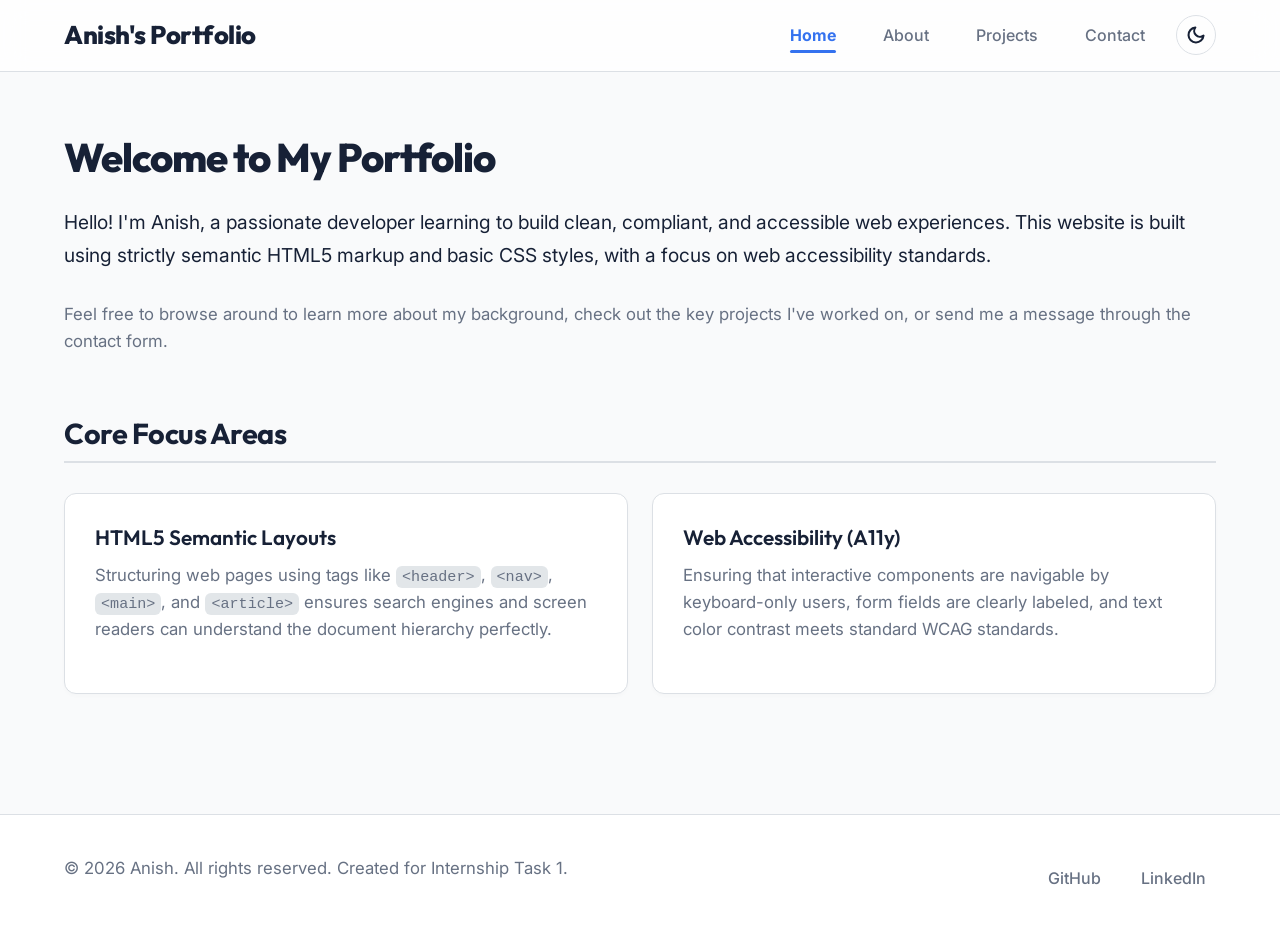
<file: index.html>
<!DOCTYPE html>
<html lang="en">
<head>
  <meta charset="UTF-8">
  <meta name="viewport" content="width=device-width, initial-scale=1.0">
  <!-- SEO-friendly Meta Tags -->
  <meta name="description" content="Welcome to Anish's personal portfolio website. Discover projects, skills, and contact information.">
  <meta name="keywords" content="Anish, portfolio, HTML5 semantic structure, web accessibility, personal website">
  <meta name="author" content="Anish">
  <title>Home | Anish's Personal Portfolio</title>
  <!-- Basic Stylesheet Link -->
  <link rel="stylesheet" href="styles.css">
  <!-- Theme Management Script -->
  <script>
    const savedTheme = localStorage.getItem('theme') || (window.matchMedia('(prefers-color-scheme: dark)').matches ? 'dark' : 'light');
    document.documentElement.setAttribute('data-theme', savedTheme);
  </script>
  <script src="theme.js" defer></script>
</head>
<body>

  <!-- Accessible Skip Link -->
  <a href="#main-content" class="skip-link">Skip to main content</a>

  <!-- Header with Global Navigation -->
  <header>
    <div class="header-container">
      <a href="index.html" class="logo" aria-label="Anish's Portfolio Home">Anish's Portfolio</a>
      <nav aria-label="Global Navigation">
        <ul class="nav-menu">
          <li class="nav-item"><a href="index.html" class="active" aria-current="page">Home</a></li>
          <li class="nav-item"><a href="about.html">About</a></li>
          <li class="nav-item"><a href="projects.html">Projects</a></li>
          <li class="nav-item"><a href="contact.html">Contact</a></li>
        </ul>
      </nav>
    </div>
  </header>

  <!-- Main Content Area -->
  <main id="main-content" tabindex="-1">
    
    <!-- Introduction Section -->
    <section aria-labelledby="welcome-heading">
      <h1 id="welcome-heading">Welcome to My Portfolio</h1>
      <p class="lead">
        Hello! I'm Anish, a passionate developer learning to build clean, compliant, and accessible web experiences. This website is built using strictly semantic HTML5 markup and basic CSS styles, with a focus on web accessibility standards.
      </p>
      <p>
        Feel free to browse around to learn more about my background, check out the key projects I've worked on, or send me a message through the contact form.
      </p>
    </section>

    <!-- Highlight Section -->
    <section aria-labelledby="focus-heading">
      <h2 id="focus-heading">Core Focus Areas</h2>
      <div class="focus-grid">
        <article class="focus-card">
          <h3>HTML5 Semantic Layouts</h3>
          <p>
            Structuring web pages using tags like <code>&lt;header&gt;</code>, <code>&lt;nav&gt;</code>, <code>&lt;main&gt;</code>, and <code>&lt;article&gt;</code> ensures search engines and screen readers can understand the document hierarchy perfectly.
          </p>
        </article>
        <article class="focus-card">
          <h3>Web Accessibility (A11y)</h3>
          <p>
            Ensuring that interactive components are navigable by keyboard-only users, form fields are clearly labeled, and text color contrast meets standard WCAG standards.
          </p>
        </article>
      </div>
    </section>

  </main>

  <!-- Global Footer -->
  <footer>
    <div class="footer-container">
      <p>&copy; 2026 Anish. All rights reserved. Created for Internship Task 1.</p>
      <div class="footer-socials" aria-label="Social Profiles">
        <a href="https://github.com/Anish9507" target="_blank" rel="noopener noreferrer">
          GitHub <span class="sr-only">(opens in a new tab)</span>
        </a>
        <a href="https://www.linkedin.com/in/anish-jadhav-118a7a367/" target="_blank" rel="noopener noreferrer">
          LinkedIn <span class="sr-only">(opens in a new tab)</span>
        </a>
      </div>
    </div>
  </footer>

</body>
</html>
</file>
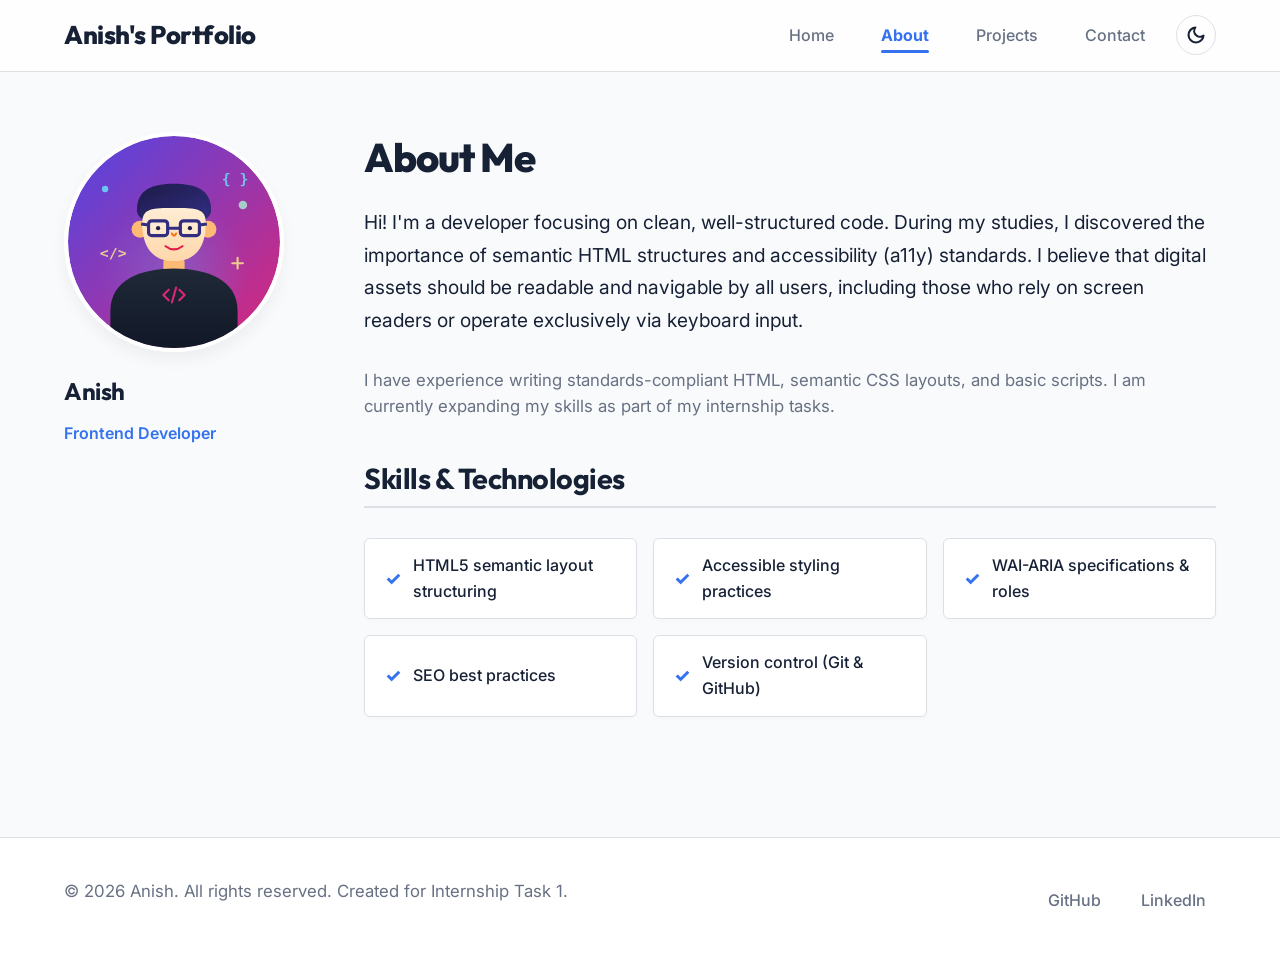
<file: about.html>
<!DOCTYPE html>
<html lang="en">
<head>
  <meta charset="UTF-8">
  <meta name="viewport" content="width=device-width, initial-scale=1.0">
  <!-- SEO-friendly Meta Tags -->
  <meta name="description" content="Learn more about Anish's background, education, software developer skills, and goals.">
  <meta name="keywords" content="Anish biography, frontend developer skills, web developer skills, software developer background">
  <meta name="author" content="Anish">
  <title>About | Anish's Personal Portfolio</title>
  <!-- Basic Stylesheet Link -->
  <link rel="stylesheet" href="styles.css">
  <!-- Theme Management Script -->
  <script>
    const savedTheme = localStorage.getItem('theme') || (window.matchMedia('(prefers-color-scheme: dark)').matches ? 'dark' : 'light');
    document.documentElement.setAttribute('data-theme', savedTheme);
  </script>
  <script src="theme.js" defer></script>
</head>
<body>

  <!-- Accessible Skip Link -->
  <a href="#main-content" class="skip-link">Skip to main content</a>

  <!-- Header with Global Navigation -->
  <header>
    <div class="header-container">
      <a href="index.html" class="logo" aria-label="Anish's Portfolio Home">Anish's Portfolio</a>
      <nav aria-label="Global Navigation">
        <ul class="nav-menu">
          <li class="nav-item"><a href="index.html">Home</a></li>
          <li class="nav-item"><a href="about.html" class="active" aria-current="page">About</a></li>
          <li class="nav-item"><a href="projects.html">Projects</a></li>
          <li class="nav-item"><a href="contact.html">Contact</a></li>
        </ul>
      </nav>
    </div>
  </header>

  <!-- Main Content Area -->
  <main id="main-content" tabindex="-1">
    
    <div class="about-grid">
      <!-- Left column: profile sidebar -->
      <aside class="about-sidebar">
        <!-- Profile Image with Descriptive Alt Text -->
        <img src="profile.svg" alt="Avatar illustration representing developer Anish" class="profile-img">
        <h2 style="border: none; margin-bottom: 5px; font-size: 1.5rem; text-align: inherit;">Anish</h2>
        <p style="font-size: 1rem; color: var(--primary); font-weight: 600; text-align: inherit; margin-bottom: 0;">Frontend Developer</p>
      </aside>

      <!-- Right column: biography and skills -->
      <div class="about-content">
        <!-- Biography Section -->
        <section aria-labelledby="bio-heading" style="margin-bottom: 40px;">
          <h1 id="bio-heading">About Me</h1>
          <p class="lead">
            Hi! I'm a developer focusing on clean, well-structured code. During my studies, I discovered the importance of semantic HTML structures and accessibility (a11y) standards. I believe that digital assets should be readable and navigable by all users, including those who rely on screen readers or operate exclusively via keyboard input.
          </p>
          <p>
            I have experience writing standards-compliant HTML, semantic CSS layouts, and basic scripts. I am currently expanding my skills as part of my internship tasks.
          </p>
        </section>

        <!-- Skills Section -->
        <section aria-labelledby="skills-heading">
          <h2 id="skills-heading">Skills & Technologies</h2>
          <ul class="skills-grid">
            <li class="skill-card">HTML5 semantic layout structuring</li>
            <li class="skill-card">Accessible styling practices</li>
            <li class="skill-card">WAI-ARIA specifications & roles</li>
            <li class="skill-card">SEO best practices</li>
            <li class="skill-card">Version control (Git &amp; GitHub)</li>
          </ul>
        </section>
      </div>
    </div>

  </main>

  <!-- Global Footer -->
  <footer>
    <div class="footer-container">
      <p>&copy; 2026 Anish. All rights reserved. Created for Internship Task 1.</p>
      <div class="footer-socials" aria-label="Social Profiles">
        <a href="https://github.com/Anish9507" target="_blank" rel="noopener noreferrer">
          GitHub <span class="sr-only">(opens in a new tab)</span>
        </a>
        <a href="https://linkedin.com/in/anish-jadhav" target="_blank" rel="noopener noreferrer">
          LinkedIn <span class="sr-only">(opens in a new tab)</span>
        </a>
      </div>
    </div>
  </footer>

</body>
</html>
</file>
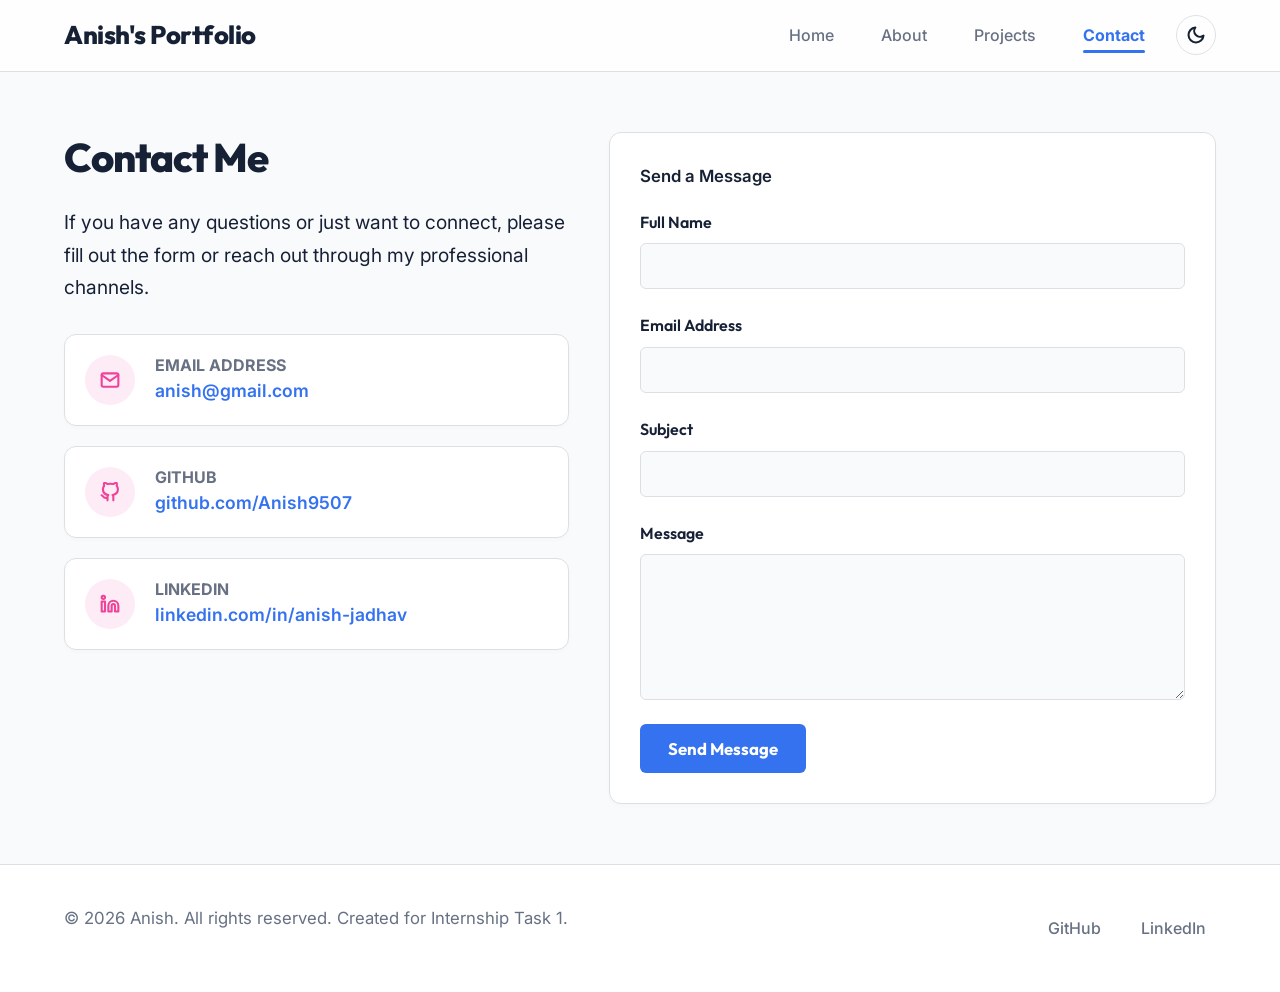
<file: contact.html>
<!DOCTYPE html>
<html lang="en">
<head>
  <meta charset="UTF-8">
  <meta name="viewport" content="width=device-width, initial-scale=1.0">
  <!-- SEO-friendly Meta Tags -->
  <meta name="description" content="Send a message to Anish. Get in touch for software projects, consulting, or general developer questions.">
  <meta name="keywords" content="contact Anish, email form, personal portfolio contact, web developer inquiries">
  <meta name="author" content="Anish">
  <title>Contact | Anish's Personal Portfolio</title>
  <!-- Basic Stylesheet Link -->
  <link rel="stylesheet" href="styles.css">
  <!-- Theme Management Script -->
  <script>
    const savedTheme = localStorage.getItem('theme') || (window.matchMedia('(prefers-color-scheme: dark)').matches ? 'dark' : 'light');
    document.documentElement.setAttribute('data-theme', savedTheme);
  </script>
  <script src="theme.js" defer></script>
</head>
<body>

  <!-- Accessible Skip Link -->
  <a href="#main-content" class="skip-link">Skip to main content</a>

  <!-- Header with Global Navigation -->
  <header>
    <div class="header-container">
      <a href="index.html" class="logo" aria-label="Anish's Portfolio Home">Anish's Portfolio</a>
      <nav aria-label="Global Navigation">
        <ul class="nav-menu">
          <li class="nav-item"><a href="index.html">Home</a></li>
          <li class="nav-item"><a href="about.html">About</a></li>
          <li class="nav-item"><a href="projects.html">Projects</a></li>
          <li class="nav-item"><a href="contact.html" class="active" aria-current="page">Contact</a></li>
        </ul>
      </nav>
    </div>
  </header>

  <!-- Main Content Area -->
  <main id="main-content" tabindex="-1">
    
    <section aria-labelledby="contact-heading" style="margin-bottom: 0;">
      <div class="contact-grid">
        <!-- Left Column: Contact info and details -->
        <div class="contact-info">
          <h1 id="contact-heading">Contact Me</h1>
          <p class="lead">
            If you have any questions or just want to connect, please fill out the form or reach out through my professional channels.
          </p>
          <ul class="contact-info-list">
            <li class="contact-info-card">
              <div class="contact-icon-wrapper">
                <svg xmlns="http://www.w3.org/2000/svg" width="20" height="20" viewBox="0 0 24 24" fill="none" stroke="currentColor" stroke-width="2.5" stroke-linecap="round" stroke-linejoin="round"><path d="M4 4h16c1.1 0 2 .9 2 2v12c0 1.1-.9 2-2 2H4c-1.1 0-2-.9-2-2V6c0-1.1.9-2 2-2z"></path><polyline points="22,6 12,13 2,6"></polyline></svg>
              </div>
              <div class="contact-detail-text">
                <h3>Email Address</h3>
                <p><a href="mailto:anish@gmail.com">anish@gmail.com</a></p>
              </div>
            </li>
            <li class="contact-info-card">
              <div class="contact-icon-wrapper">
                <svg xmlns="http://www.w3.org/2000/svg" width="20" height="20" viewBox="0 0 24 24" fill="none" stroke="currentColor" stroke-width="2.5" stroke-linecap="round" stroke-linejoin="round"><path d="M9 19c-5 1.5-5-2.5-7-3m14 6v-3.87a3.37 3.37 0 0 0-.94-2.61c3.14-.35 6.44-1.54 6.44-7A5.44 5.44 0 0 0 20 4.77 5.07 5.07 0 0 0 19.91 1S18.73.65 16 2.48a13.38 13.38 0 0 0-7 0C6.27.65 5.09 1 5.09 1A5.07 5.07 0 0 0 5 4.77a5.44 5.44 0 0 0-1.5 3.78c0 5.42 3.3 6.61 6.44 7A3.37 3.37 0 0 0 9 18.13V22"></path></svg>
              </div>
              <div class="contact-detail-text">
                <h3>GitHub</h3>
                <p><a href="https://github.com/Anish9507" target="_blank" rel="noopener noreferrer">github.com/Anish9507</a></p>
              </div>
            </li>
            <li class="contact-info-card">
              <div class="contact-icon-wrapper">
                <svg xmlns="http://www.w3.org/2000/svg" width="20" height="20" viewBox="0 0 24 24" fill="none" stroke="currentColor" stroke-width="2.5" stroke-linecap="round" stroke-linejoin="round"><path d="M16 8a6 6 0 0 1 6 6v7h-4v-7a2 2 0 0 0-2-2 2 2 0 0 0-2 2v7h-4v-7a6 6 0 0 1 6-6z"></path><rect x="2" y="9" width="4" height="12"></rect><circle cx="4" cy="4" r="2"></circle></svg>
              </div>
              <div class="contact-detail-text">
                <h3>LinkedIn</h3>
                <p><a href="https://www.linkedin.com/in/anish-jadhav-118a7a367/" target="_blank" rel="noopener noreferrer">linkedin.com/in/anish-jadhav</a></p>
              </div>
            </li>
          </ul>
        </div>

        <!-- Right Column: Interactive form container -->
        <div class="form-container">
          <form action="#" method="POST" aria-label="Contact Form">
            
            <p style="font-weight: 600; margin-bottom: 20px; color: var(--text-main);">Send a Message</p>

            <!-- Full Name Group -->
            <div class="form-group">
              <label for="full-name">Full Name</label>
              <input 
                type="text" 
                id="full-name" 
                name="name" 
                required 
                aria-required="true"
                autocomplete="name"
              >
            </div>

            <!-- Email Group -->
            <div class="form-group">
              <label for="email">Email Address</label>
              <input 
                type="email" 
                id="email" 
                name="email" 
                required 
                aria-required="true"
                autocomplete="email"
              >
            </div>

            <!-- Subject Group -->
            <div class="form-group">
              <label for="subject">Subject</label>
              <input 
                type="text" 
                id="subject" 
                name="subject" 
                required 
                aria-required="true"
              >
            </div>

            <!-- Message Group -->
            <div class="form-group">
              <label for="message">Message</label>
              <textarea 
                id="message" 
                name="message" 
                rows="6" 
                required 
                aria-required="true"
              ></textarea>
            </div>

            <!-- Submit Button -->
            <button type="submit" class="submit-btn">Send Message</button>

          </form>
        </div>
      </div>
    </section>

  </main>

  <!-- Global Footer -->
  <footer>
    <div class="footer-container">
      <p>&copy; 2026 Anish. All rights reserved. Created for Internship Task 1.</p>
      <div class="footer-socials" aria-label="Social Profiles">
        <a href="https://github.com/Anish9507" target="_blank" rel="noopener noreferrer">
          GitHub <span class="sr-only">(opens in a new tab)</span>
        </a>
        <a href="https://linkedin.com/in/anish-jadhav" target="_blank" rel="noopener noreferrer">
          LinkedIn <span class="sr-only">(opens in a new tab)</span>
        </a>
      </div>
    </div>
  </footer>

</body>
</html>
</file>
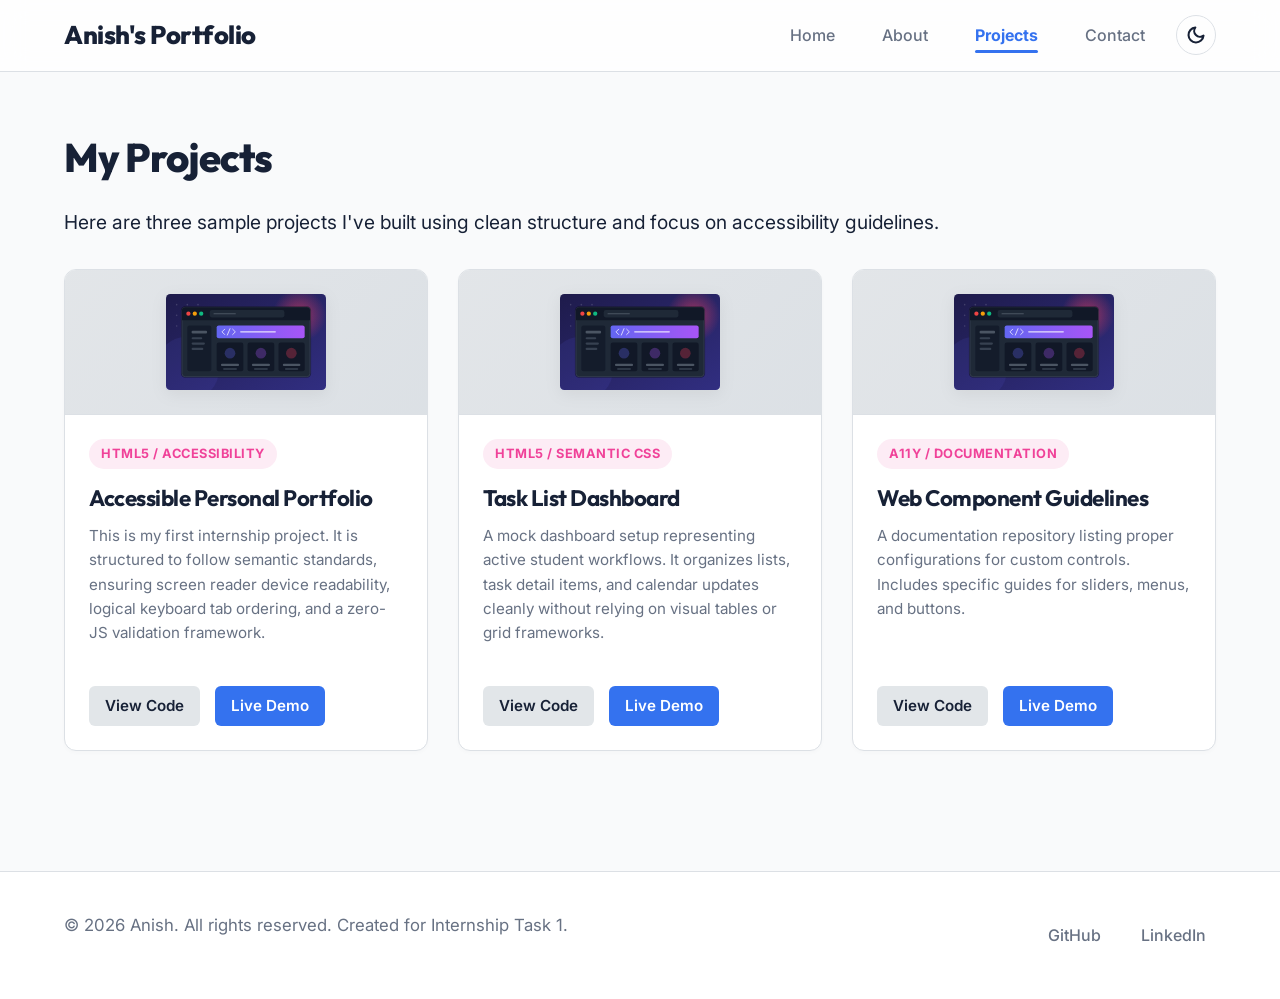
<file: projects.html>
<!DOCTYPE html>
<html lang="en">
<head>
  <meta charset="UTF-8">
  <meta name="viewport" content="width=device-width, initial-scale=1.0">
  <!-- SEO-friendly Meta Tags -->
  <meta name="description" content="Browse through Anish's frontend development portfolio. View projects, source code, and live demonstrations.">
  <meta name="keywords" content="frontend projects, HTML portfolio, developer showcase, web design examples">
  <meta name="author" content="Anish">
  <title>Projects | Anish's Personal Portfolio</title>
  <!-- Basic Stylesheet Link -->
  <link rel="stylesheet" href="styles.css">
  <!-- Theme Management Script -->
  <script>
    const savedTheme = localStorage.getItem('theme') || (window.matchMedia('(prefers-color-scheme: dark)').matches ? 'dark' : 'light');
    document.documentElement.setAttribute('data-theme', savedTheme);
  </script>
  <script src="theme.js" defer></script>
</head>
<body>

  <!-- Accessible Skip Link -->
  <a href="#main-content" class="skip-link">Skip to main content</a>

  <!-- Header with Global Navigation -->
  <header>
    <div class="header-container">
      <a href="index.html" class="logo" aria-label="Anish's Portfolio Home">Anish's Portfolio</a>
      <nav aria-label="Global Navigation">
        <ul class="nav-menu">
          <li class="nav-item"><a href="index.html">Home</a></li>
          <li class="nav-item"><a href="about.html">About</a></li>
          <li class="nav-item"><a href="projects.html" class="active" aria-current="page">Projects</a></li>
          <li class="nav-item"><a href="contact.html">Contact</a></li>
        </ul>
      </nav>
    </div>
  </header>

  <!-- Main Content Area -->
  <main id="main-content" tabindex="-1">
    
    <section aria-labelledby="projects-heading">
      <h1 id="projects-heading">My Projects</h1>
      <p class="lead">
        Here are three sample projects I've built using clean structure and focus on accessibility guidelines.
      </p>

      <!-- Projects responsive 3-column grid -->
      <div class="projects-grid">
        <!-- Project 1 -->
        <article class="project-card" aria-labelledby="proj1-title">
          <div class="project-img-wrapper">
            <img src="project-thumbnail.svg" alt="Wireframe chart representing the layout of the Accessible Portfolio site" class="project-img">
          </div>
          <div class="project-card-body">
            <span class="project-tag">HTML5 / Accessibility</span>
            <h2 id="proj1-title">Accessible Personal Portfolio</h2>
            <p>
              This is my first internship project. It is structured to follow semantic standards, ensuring screen reader device readability, logical keyboard tab ordering, and a zero-JS validation framework.
            </p>
            <div class="project-links">
              <a href="https://github.com/Anish9507" target="_blank" rel="noopener noreferrer" aria-label="View source code for Accessible Personal Portfolio on GitHub">
                View Code <span class="sr-only">(opens in a new tab)</span>
              </a>
              <a href="#" aria-label="Launch live site demonstration for Accessible Personal Portfolio">
                Live Demo
              </a>
            </div>
          </div>
        </article>

        <!-- Project 2 -->
        <article class="project-card" aria-labelledby="proj2-title">
          <div class="project-img-wrapper">
            <img src="project-thumbnail.svg" alt="Illustration representing user-profile dashboard pages" class="project-img">
          </div>
          <div class="project-card-body">
            <span class="project-tag">HTML5 / Semantic CSS</span>
            <h2 id="proj2-title">Task List Dashboard</h2>
            <p>
              A mock dashboard setup representing active student workflows. It organizes lists, task detail items, and calendar updates cleanly without relying on visual tables or grid frameworks.
            </p>
            <div class="project-links">
              <a href="https://github.com/Anish9507" target="_blank" rel="noopener noreferrer" aria-label="View source code for Task List Dashboard on GitHub">
                View Code <span class="sr-only">(opens in a new tab)</span>
              </a>
              <a href="#" aria-label="Launch live site demonstration for Task List Dashboard">
                Live Demo
              </a>
            </div>
          </div>
        </article>

        <!-- Project 3 -->
        <article class="project-card" aria-labelledby="proj3-title">
          <div class="project-img-wrapper">
            <img src="project-thumbnail.svg" alt="Drawing depicting a browser page layout containing structured tables and header tags" class="project-img">
          </div>
          <div class="project-card-body">
            <span class="project-tag">A11y / Documentation</span>
            <h2 id="proj3-title">Web Component Guidelines</h2>
            <p>
              A documentation repository listing proper configurations for custom controls. Includes specific guides for sliders, menus, and buttons.
            </p>
            <div class="project-links">
              <a href="https://github.com/Anish9507" target="_blank" rel="noopener noreferrer" aria-label="View source code for Web Component Guidelines on GitHub">
                View Code <span class="sr-only">(opens in a new tab)</span>
              </a>
              <a href="#" aria-label="Launch live site demonstration for Web Component Guidelines">
                Live Demo
              </a>
            </div>
          </div>
        </article>
      </div>

    </section>

  </main>

  <!-- Global Footer -->
  <footer>
    <div class="footer-container">
      <p>&copy; 2026 Anish. All rights reserved. Created for Internship Task 1.</p>
      <div class="footer-socials" aria-label="Social Profiles">
        <a href="https://github.com/Anish9507" target="_blank" rel="noopener noreferrer">
          GitHub <span class="sr-only">(opens in a new tab)</span>
        </a>
        <a href="https://linkedin.com/in/anish-jadhav" target="_blank" rel="noopener noreferrer">
          LinkedIn <span class="sr-only">(opens in a new tab)</span>
        </a>
      </div>
    </div>
  </footer>

</body>
</html>
</file>
<file: styles.css>
/* ==========================================================================
   Advanced CSS3 & Responsive Architecture
   ========================================================================== */

/* Import Google Fonts for modern styling */
@import url('https://fonts.googleapis.com/css2?family=Inter:wght@300;400;500;600;700&family=Outfit:wght@400;500;600;700;800&display=swap');

/* CSS Variables for Dynamic Light/Dark Mode Theme */
:root {
  /* Font Family definitions */
  --font-main: 'Inter', -apple-system, BlinkMacSystemFont, "Segoe UI", Roboto, Helvetica, Arial, sans-serif;
  --font-heading: 'Outfit', -apple-system, BlinkMacSystemFont, "Segoe UI", Roboto, Helvetica, Arial, sans-serif;

  /* Theme Transitions */
  --transition-fast: 0.2s ease;
  --transition-normal: 0.3s cubic-bezier(0.4, 0, 0.2, 1);

  /* Light Theme Colors (Default) */
  --primary: hsl(220, 85%, 57%);
  --primary-hover: hsl(220, 85%, 48%);
  --accent: hsl(330, 85%, 60%);
  --accent-muted: hsl(330, 85%, 96%);
  
  --bg-app: hsl(210, 20%, 98%);
  --bg-surface: hsl(0, 0%, 100%);
  --bg-card-hover: hsl(210, 16%, 96%);
  --bg-tag: hsl(210, 12%, 90%);
  --bg-header: rgba(255, 255, 255, 0.8);
  
  --text-main: hsl(220, 40%, 15%);
  --text-muted: hsl(220, 12%, 46%);
  --text-inverse: hsl(0, 0%, 100%);
  
  --border: hsl(210, 15%, 88%);
  --border-focus: var(--primary);
  
  /* Modern Shadow Effects */
  --shadow-sm: 0 2px 4px rgba(0, 0, 0, 0.02);
  --shadow-md: 0 8px 16px rgba(10, 22, 50, 0.05);
  --shadow-lg: 0 16px 36px rgba(10, 22, 50, 0.08);
  
  --glass-blur: blur(12px);
  --glass-border: rgba(255, 255, 255, 0.5);
  
  /* Border Radius */
  --radius-sm: 6px;
  --radius-md: 12px;
  --radius-lg: 20px;
}

:root[data-theme="dark"] {
  /* Dark Theme Colors */
  --primary: hsl(220, 95%, 66%);
  --primary-hover: hsl(220, 95%, 75%);
  --accent: hsl(330, 95%, 65%);
  --accent-muted: hsl(330, 30%, 15%);
  
  --bg-app: hsl(222, 47%, 9%);
  --bg-surface: hsl(223, 47%, 14%);
  --bg-card-hover: hsl(223, 30%, 18%);
  --bg-tag: hsl(223, 25%, 22%);
  --bg-header: rgba(15, 22, 36, 0.8);
  
  --text-main: hsl(210, 40%, 98%);
  --text-muted: hsl(217, 10%, 75%);
  --text-inverse: hsl(222, 47%, 9%);
  
  --border: hsl(223, 25%, 20%);
  --border-focus: var(--primary);
  
  --shadow-sm: 0 2px 4px rgba(0, 0, 0, 0.2);
  --shadow-md: 0 8px 24px rgba(0, 0, 0, 0.3);
  --shadow-lg: 0 16px 40px rgba(0, 0, 0, 0.45);
  
  --glass-border: rgba(255, 255, 255, 0.06);
}

/* Page Resets */
* {
  box-sizing: border-box;
  margin: 0;
  padding: 0;
}

html {
  scroll-behavior: smooth;
}

body {
  font-family: var(--font-main);
  color: var(--text-main);
  background-color: var(--bg-app);
  line-height: 1.6;
  min-height: 100vh;
  display: grid;
  grid-template-rows: auto 1fr auto;
  transition: background-color var(--transition-normal), color var(--transition-normal);
}

/* Accessibility Skip Link */
.skip-link {
  position: absolute;
  top: -100px;
  left: 20px;
  background-color: var(--accent);
  color: #ffffff;
  padding: 10px 20px;
  font-weight: 600;
  text-decoration: none;
  border-radius: 0 0 var(--radius-sm) var(--radius-sm);
  z-index: 1000;
  box-shadow: var(--shadow-md);
  transition: top var(--transition-fast);
}

.skip-link:focus {
  top: 0;
  outline: 3px solid var(--text-main);
}

/* Accessible Focus Highlights */
*:focus-visible {
  outline: 3px solid var(--primary);
  outline-offset: 3px;
}

/* Header & Global Navigation Layout (Sticky Glassmorphic) */
header {
  position: sticky;
  top: 0;
  z-index: 500;
  background-color: var(--bg-header);
  backdrop-filter: var(--glass-blur);
  -webkit-backdrop-filter: var(--glass-blur);
  border-bottom: 1px solid var(--border);
  transition: background-color var(--transition-normal), border-color var(--transition-normal);
}

.header-container {
  max-width: 1200px;
  margin: 0 auto;
  padding: 15px 24px;
  display: flex;
  flex-direction: column;
  align-items: center;
  gap: 15px;
}

.logo {
  font-family: var(--font-heading);
  font-size: 1.6rem;
  font-weight: 800;
  color: var(--text-main);
  text-decoration: none;
  letter-spacing: -0.5px;
  transition: color var(--transition-fast), transform var(--transition-fast);
}

.logo:hover {
  transform: translateY(-1px);
}

/* Flexbox Navigation List */
.nav-menu {
  list-style: none;
  margin: 0;
  padding: 0;
  display: flex;
  flex-wrap: wrap;
  justify-content: center;
  align-items: center;
  gap: 12px;
}

.nav-item a {
  text-decoration: none;
  color: var(--text-muted);
  font-weight: 500;
  padding: 8px 16px;
  border-radius: var(--radius-sm);
  position: relative;
  transition: color var(--transition-fast), background-color var(--transition-fast);
}

.nav-item a:hover {
  color: var(--primary);
  background-color: var(--bg-tag);
}

.nav-item a.active {
  color: var(--primary);
  font-weight: 700;
}

.nav-item a.active::after {
  content: '';
  position: absolute;
  bottom: 0;
  left: 16px;
  right: 16px;
  height: 3px;
  background-color: var(--primary);
  border-radius: 2px;
}

/* Theme Toggle Button Styling */
.theme-toggle-btn {
  background: transparent;
  border: 1px solid var(--border);
  color: var(--text-main);
  width: 40px;
  height: 40px;
  border-radius: 50%;
  cursor: pointer;
  display: flex;
  align-items: center;
  justify-content: center;
  transition: background-color var(--transition-fast), border-color var(--transition-fast), transform var(--transition-fast);
}

.theme-toggle-btn:hover {
  background-color: var(--bg-tag);
  border-color: var(--primary);
  transform: rotate(15deg) scale(1.05);
}

.theme-toggle-btn:active {
  transform: scale(0.95);
}

.theme-icon {
  stroke: var(--text-main);
  transition: stroke var(--transition-normal);
}

/* Main Content Area Container */
main {
  max-width: 1200px;
  margin: 0 auto;
  padding: 40px 24px;
  width: 100%;
}

/* Section Frameworks */
section {
  margin-bottom: 60px;
  animation: fadeIn 0.6s ease-out;
}

@keyframes fadeIn {
  from { opacity: 0; transform: translateY(10px); }
  to { opacity: 1; transform: translateY(0); }
}

/* Headings */
h1, h2, h3 {
  font-family: var(--font-heading);
  color: var(--text-main);
  margin-top: 0;
  line-height: 1.25;
}

h1 {
  font-size: 2.5rem;
  font-weight: 800;
  margin-bottom: 24px;
  letter-spacing: -1px;
}

h2 {
  font-size: 1.8rem;
  font-weight: 700;
  margin-bottom: 30px;
  border-bottom: 2px solid var(--border);
  padding-bottom: 10px;
  letter-spacing: -0.5px;
}

h3 {
  font-size: 1.3rem;
  font-weight: 600;
  margin-bottom: 12px;
}

p {
  margin: 0 0 20px 0;
  color: var(--text-muted);
  font-size: 1.05rem;
}

/* Intro lead text styling */
.lead {
  font-size: 1.2rem;
  line-height: 1.7;
  color: var(--text-main);
  margin-bottom: 30px;
}

/* --- HOMEPAGE SPECIFIC (Grid Layouts) --- */
.focus-grid {
  display: grid;
  grid-template-columns: 1fr;
  gap: 24px;
  margin-top: 30px;
}

.focus-card {
  background-color: var(--bg-surface);
  border: 1px solid var(--border);
  border-radius: var(--radius-md);
  padding: 30px;
  box-shadow: var(--shadow-sm);
  transition: transform var(--transition-normal), box-shadow var(--transition-normal), border-color var(--transition-normal), background-color var(--transition-normal);
}

.focus-card:hover {
  transform: translateY(-4px);
  box-shadow: var(--shadow-md);
  border-color: var(--primary);
}

.focus-card code {
  background-color: var(--bg-tag);
  padding: 2px 6px;
  border-radius: var(--radius-sm);
  font-family: monospace;
  font-size: 0.9em;
}

/* --- ABOUT PAGE SPECIFIC (Grid Layouts) --- */
.about-grid {
  display: grid;
  grid-template-columns: 1fr;
  gap: 40px;
}

.about-sidebar {
  display: flex;
  flex-direction: column;
  align-items: center;
  text-align: center;
}

/* Profile image on About page */
.profile-img {
  width: 220px;
  height: 220px;
  border-radius: 50%;
  border: 4px solid var(--bg-surface);
  box-shadow: var(--shadow-md);
  margin-bottom: 24px;
  transition: transform var(--transition-normal), border-color var(--transition-normal), box-shadow var(--transition-normal);
  object-fit: cover;
}

.profile-img:hover {
  transform: scale(1.03) rotate(2deg);
  border-color: var(--primary);
  box-shadow: var(--shadow-lg);
}

/* Grid of Skills Tags */
.skills-grid {
  display: grid;
  grid-template-columns: 1fr;
  gap: 16px;
  list-style: none;
  padding: 0;
  margin-top: 24px;
}

.skill-card {
  background-color: var(--bg-surface);
  border: 1px solid var(--border);
  border-radius: var(--radius-sm);
  padding: 14px 20px;
  font-weight: 500;
  display: flex;
  align-items: center;
  gap: 12px;
  box-shadow: var(--shadow-sm);
  transition: transform var(--transition-fast), box-shadow var(--transition-fast), border-color var(--transition-fast), background-color var(--transition-normal);
}

.skill-card::before {
  content: '✓';
  color: var(--primary);
  font-weight: 800;
  font-size: 1.15rem;
}

.skill-card:hover {
  transform: scale(1.02);
  border-color: var(--primary);
  box-shadow: var(--shadow-md);
}

/* --- PROJECTS PAGE SPECIFIC (Responsive Grid) --- */
.projects-grid {
  display: grid;
  grid-template-columns: 1fr;
  gap: 30px;
}

.project-card {
  background-color: var(--bg-surface);
  border: 1px solid var(--border);
  border-radius: var(--radius-md);
  padding: 0;
  overflow: hidden;
  box-shadow: var(--shadow-sm);
  display: flex;
  flex-direction: column;
  transition: transform var(--transition-normal), box-shadow var(--transition-normal), border-color var(--transition-normal), background-color var(--transition-normal);
}

.project-card:hover {
  transform: translateY(-6px);
  box-shadow: var(--shadow-lg);
  border-color: var(--primary);
}

.project-img-wrapper {
  background: linear-gradient(135deg, var(--bg-tag), var(--border));
  padding: 24px;
  display: flex;
  justify-content: center;
  align-items: center;
  border-bottom: 1px solid var(--border);
  transition: background var(--transition-normal);
}

.project-img {
  width: 100%;
  max-width: 160px;
  height: auto;
  filter: drop-shadow(0 4px 8px rgba(0,0,0,0.06));
  transition: transform var(--transition-normal);
}

.project-card:hover .project-img {
  transform: scale(1.08);
}

.project-card-body {
  padding: 24px;
  display: flex;
  flex-direction: column;
  flex-grow: 1;
}

.project-tag {
  align-self: flex-start;
  background-color: var(--accent-muted);
  color: var(--accent);
  font-size: 0.8rem;
  font-weight: 700;
  padding: 5px 12px;
  border-radius: 20px;
  margin-bottom: 15px;
  text-transform: uppercase;
  letter-spacing: 0.5px;
  transition: background-color var(--transition-normal), color var(--transition-normal);
}

.project-card h2 {
  font-size: 1.4rem;
  font-weight: 700;
  margin-bottom: 12px;
  border: none;
  padding-bottom: 0;
}

.project-card p {
  flex-grow: 1;
  font-size: 0.95rem;
}

.project-links {
  margin-top: 20px;
  display: flex;
  gap: 15px;
}

.project-links a {
  text-decoration: none;
  font-weight: 600;
  font-size: 0.95rem;
  padding: 8px 16px;
  border-radius: var(--radius-sm);
  transition: background-color var(--transition-fast), color var(--transition-fast), transform var(--transition-fast);
}

.project-links a:first-child {
  background-color: var(--bg-tag);
  color: var(--text-main);
}

.project-links a:first-child:hover {
  background-color: var(--border);
}

.project-links a:last-child {
  background-color: var(--primary);
  color: #ffffff;
}

.project-links a:last-child:hover {
  background-color: var(--primary-hover);
  transform: translateY(-1px);
}

/* --- CONTACT PAGE SPECIFIC (2-Column Grid) --- */
.contact-grid {
  display: grid;
  grid-template-columns: 1fr;
  gap: 40px;
}

.contact-info-list {
  list-style: none;
  padding: 0;
  display: flex;
  flex-direction: column;
  gap: 20px;
  margin-top: 24px;
}

.contact-info-card {
  background-color: var(--bg-surface);
  border: 1px solid var(--border);
  border-radius: var(--radius-md);
  padding: 20px;
  display: flex;
  align-items: center;
  gap: 20px;
  box-shadow: var(--shadow-sm);
  transition: transform var(--transition-fast), border-color var(--transition-fast), background-color var(--transition-normal);
}

.contact-info-card:hover {
  transform: translateX(4px);
  border-color: var(--primary);
}

.contact-icon-wrapper {
  background-color: var(--accent-muted);
  width: 50px;
  height: 50px;
  border-radius: 50%;
  display: flex;
  align-items: center;
  justify-content: center;
  flex-shrink: 0;
  color: var(--accent);
}

.contact-detail-text h3 {
  margin-bottom: 2px;
  font-size: 1rem;
  font-weight: 700;
  text-transform: uppercase;
  font-family: var(--font-main);
  color: var(--text-muted);
}

.contact-detail-text p {
  margin: 0;
  font-weight: 600;
  color: var(--text-main);
  font-size: 1.1rem;
}

.contact-detail-text a {
  color: var(--primary);
  text-decoration: none;
}

.contact-detail-text a:hover {
  text-decoration: underline;
}

/* Styled Form Container */
.form-container {
  background-color: var(--bg-surface);
  border: 1px solid var(--border);
  border-radius: var(--radius-md);
  padding: 30px;
  box-shadow: var(--shadow-sm);
  transition: border-color var(--transition-normal), background-color var(--transition-normal);
}

.form-container:focus-within {
  border-color: var(--primary);
}

form {
  width: 100%;
}

.form-group {
  margin-bottom: 24px;
}

label {
  display: block;
  font-weight: 600;
  margin-bottom: 8px;
  color: var(--text-main);
  font-family: var(--font-heading);
}

input[type="text"],
input[type="email"],
textarea {
  display: block;
  width: 100%;
  padding: 12px 16px;
  border: 1.5px solid var(--border);
  border-radius: var(--radius-sm);
  font-size: 1rem;
  background-color: var(--bg-app);
  color: var(--text-main);
  font-family: inherit;
  transition: border-color var(--transition-fast), background-color var(--transition-fast), box-shadow var(--transition-fast);
}

input[type="text"]:focus,
input[type="email"]:focus,
textarea:focus {
  border-color: var(--primary);
  background-color: var(--bg-surface);
  outline: none;
  box-shadow: 0 0 0 4px hsla(220, 85%, 57%, 0.15);
}

textarea {
  resize: vertical;
}

/* Submit Button */
.submit-btn {
  background-color: var(--primary);
  color: #ffffff;
  border: none;
  width: 100%;
  padding: 14px 28px;
  font-size: 1.05rem;
  font-weight: 700;
  font-family: var(--font-heading);
  border-radius: var(--radius-sm);
  cursor: pointer;
  transition: background-color var(--transition-fast), transform var(--transition-fast), box-shadow var(--transition-fast);
}

.submit-btn:hover {
  background-color: var(--primary-hover);
  transform: translateY(-1px);
  box-shadow: 0 4px 12px hsla(220, 85%, 57%, 0.25);
}

.submit-btn:active {
  transform: translateY(0);
}

/* Footer Section */
footer {
  border-top: 1px solid var(--border);
  padding: 40px 0;
  background-color: var(--bg-surface);
  transition: background-color var(--transition-normal), border-color var(--transition-normal);
}

.footer-container {
  max-width: 1200px;
  margin: 0 auto;
  padding: 0 24px;
  display: flex;
  flex-direction: column;
  align-items: center;
  gap: 20px;
}

.footer-socials {
  display: flex;
  gap: 20px;
}

.footer-socials a {
  text-decoration: none;
  color: var(--text-muted);
  font-weight: 500;
  transition: color var(--transition-fast);
  padding: 5px 10px;
  border-radius: var(--radius-sm);
}

.footer-socials a:hover {
  color: var(--primary);
  background-color: var(--bg-tag);
}

.sr-only {
  position: absolute;
  width: 1px;
  height: 1px;
  padding: 0;
  margin: -1px;
  overflow: hidden;
  clip: rect(0, 0, 0, 0);
  border: 0;
}

/* ==========================================================================
   Responsive Layout Media Queries (Mobile-First approach)
   ========================================================================== */

/* Tablet Portrait Screens (~768px onwards) */
@media (min-width: 768px) {
  .header-container {
    flex-direction: row;
    justify-content: space-between;
  }
  
  .nav-menu {
    justify-content: flex-end;
    gap: 15px;
  }

  .focus-grid {
    grid-template-columns: repeat(2, 1fr);
  }

  .about-grid {
    grid-template-columns: 260px 1fr;
    align-items: start;
  }

  .about-sidebar {
    text-align: left;
    align-items: flex-start;
    position: sticky;
    top: 100px; /* offset for sticky navbar */
  }

  .skills-grid {
    grid-template-columns: repeat(2, 1fr);
  }

  .projects-grid {
    grid-template-columns: repeat(2, 1fr);
  }

  .contact-grid {
    grid-template-columns: 1fr 1.2fr;
    align-items: start;
  }
  
  .submit-btn {
    width: auto;
  }
}

/* Desktop Screens (~1024px onwards) */
@media (min-width: 1024px) {
  main {
    padding: 60px 24px;
  }

  .skills-grid {
    grid-template-columns: repeat(3, 1fr);
  }

  .projects-grid {
    grid-template-columns: repeat(3, 1fr);
  }

  .footer-container {
    flex-direction: row;
    justify-content: space-between;
  }
}
</file>
